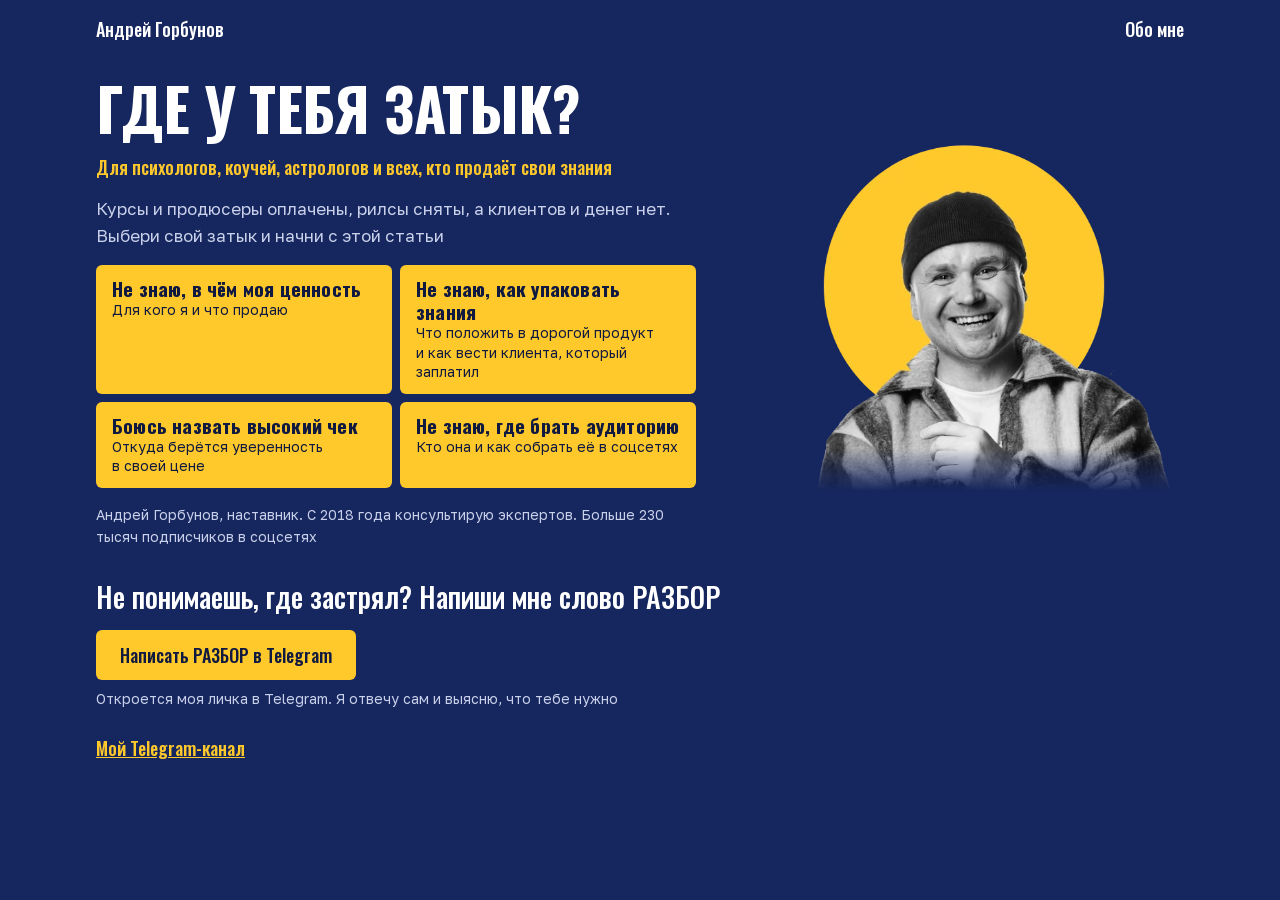
<file: index.html>
<!doctype html>
<html lang="ru">
<head>
<meta charset="utf-8">
<meta name="viewport" content="width=device-width,initial-scale=1,viewport-fit=cover">
<title>Андрей Горбунов, наставник для экспертов</title>
<meta name="description" content="Статьи для экспертов, которые платили за курсы и продюсеров, а клиентов и денег нет. Выбери, на чём застрял">
<link rel="preload" as="image" href="assets/avtor-oblozhka.webp">
<link rel="icon" href="assets/avtor-oblozhka.webp">
<link rel="stylesheet" href="assets/fonts.css">
<link rel="stylesheet" href="assets/site.css">
<meta property="og:title" content="Андрей Горбунов, наставник для экспертов">
<meta property="og:description" content="Статьи для экспертов, которые платили за курсы и продюсеров, а клиентов и денег нет. Выбери, на чём застрял">
<meta property="og:type" content="website">
<meta property="og:url" content="https://gavul.github.io/">
<meta property="og:image" content="https://gavul.github.io/assets/og.jpg">
<link rel="canonical" href="https://gavul.github.io/">
</head>
<body>
<div class="shell">
<header class="top"><a href="index.html">Андрей Горбунов</a><a href="about.html">Обо мне</a></header>
<main id="home" data-ekran="home">
<section class="hero" data-ideya="avtor">
<div class="hero-photo"><img src="assets/avtor-oblozhka.webp" alt="Андрей Горбунов улыбается на фоне золотого круга" width="640" height="520"></div>
<div class="hero-text">
<h1>Где у тебя&nbsp;затык?</h1>
<p class="who">Для психологов, коучей, астрологов и всех, кто продаёт свои знания</p>
<p class="lead">Курсы и продюсеры оплачены, рилсы сняты, а клиентов и денег нет. Выбери свой затык и начни с этой статьи</p>
<ul class="plates">
<li><a href="statya-cennost.html"><b>Не знаю, в чём моя ценность</b><span>Для кого я и что продаю</span></a></li>
<li><a href="statya-produkt.html"><b>Не знаю, как упаковать знания</b><span>Что положить в дорогой продукт и как вести клиента, который заплатил</span></a></li>
<li><a href="statya-chek.html"><b>Боюсь назвать высокий чек</b><span>Откуда берётся уверенность в своей цене</span></a></li>
<li><a href="statya-auditoriya.html"><b>Не знаю, где брать аудиторию</b><span>Кто она и как собрать её в соцсетях</span></a></li>
</ul>
<p class="sign">Андрей Горбунов, наставник. С 2018 года консультирую экспертов. Больше 230 тысяч подписчиков в соцсетях</p>
</div>
</section>
<section class="razbor" id="razbor">
<p>Не понимаешь, где застрял? Напиши мне слово РАЗБОР</p>
<a class="btn" href="https://t.me/gavul?text=%D0%A0%D0%90%D0%97%D0%91%D0%9E%D0%A0">Написать РАЗБОР в Telegram</a><small class="after">Откроется моя личка в Telegram. Я отвечу сам и выясню, что тебе нужно</small><a class="tg" href="https://t.me/+gu_JXIsyhVdlMjBi">Мой Telegram-канал</a>
</section>
</main>
</div>
</body>
</html>
</file>
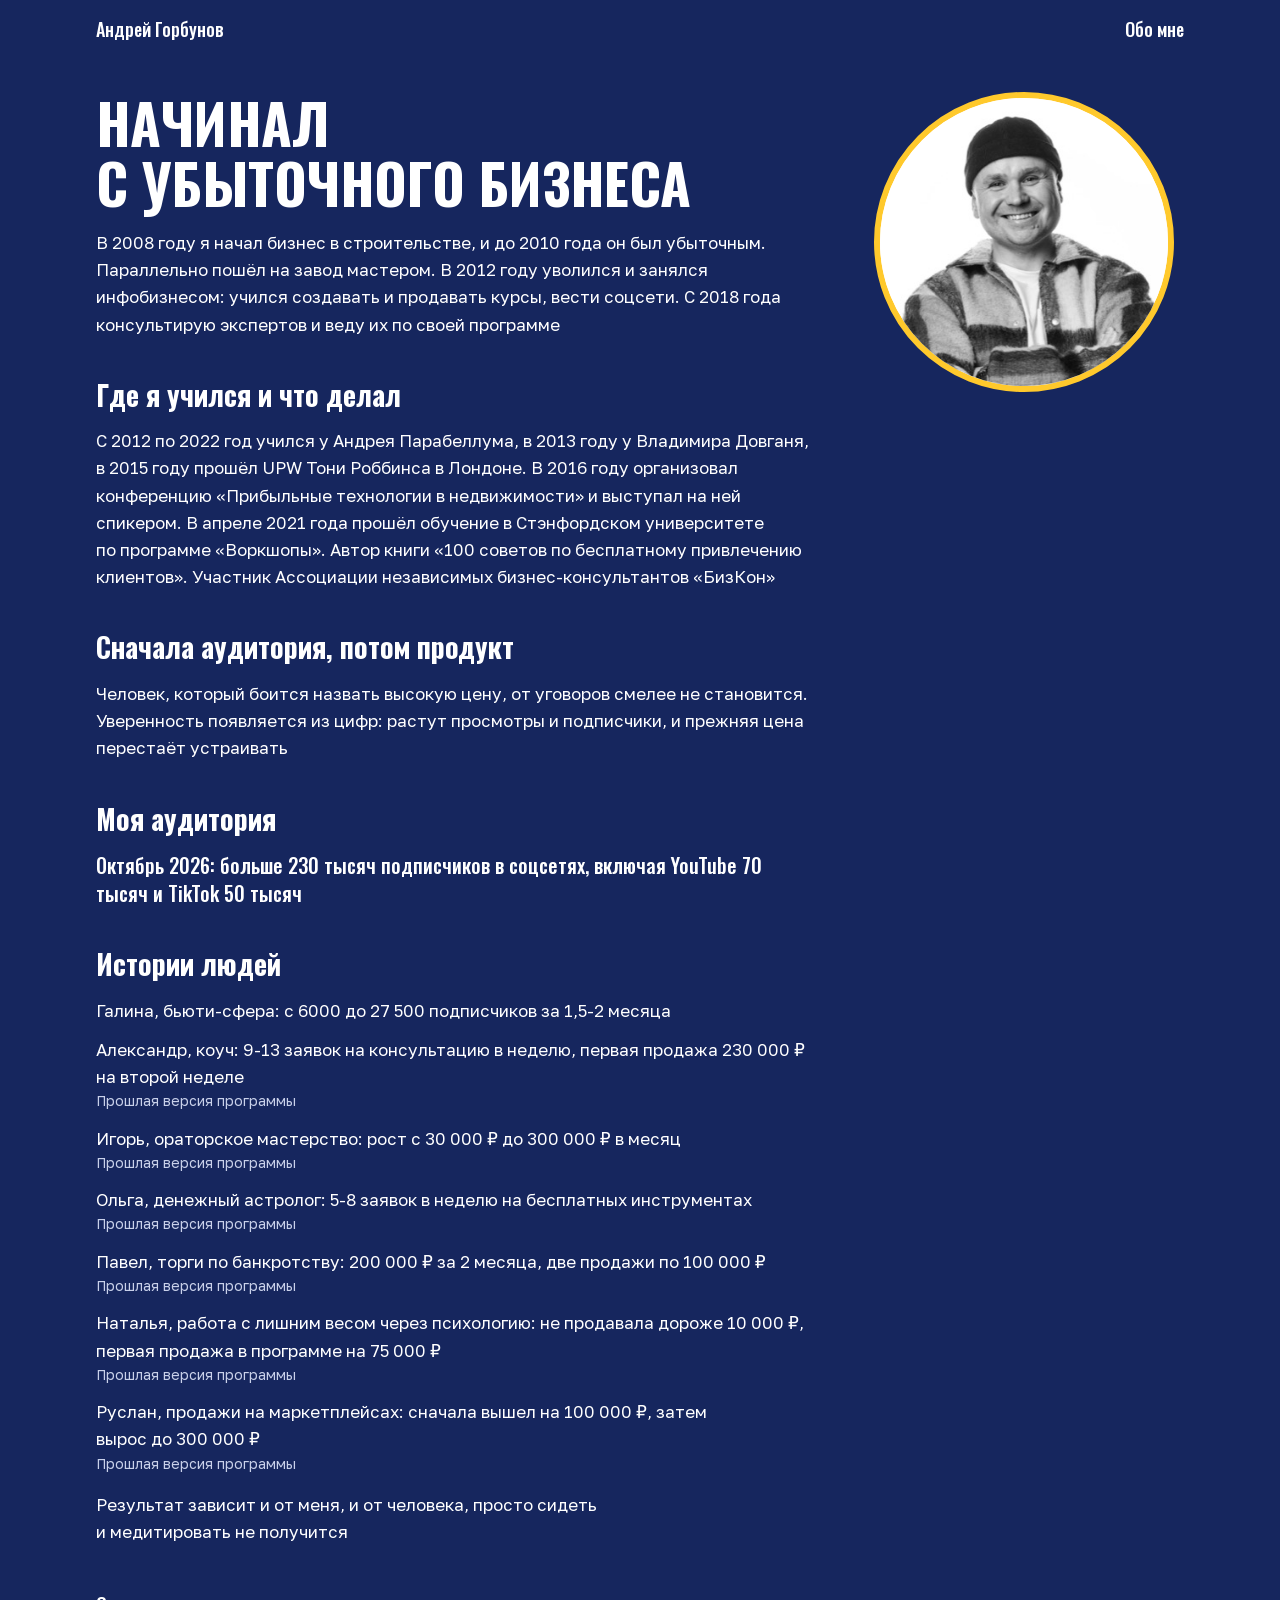
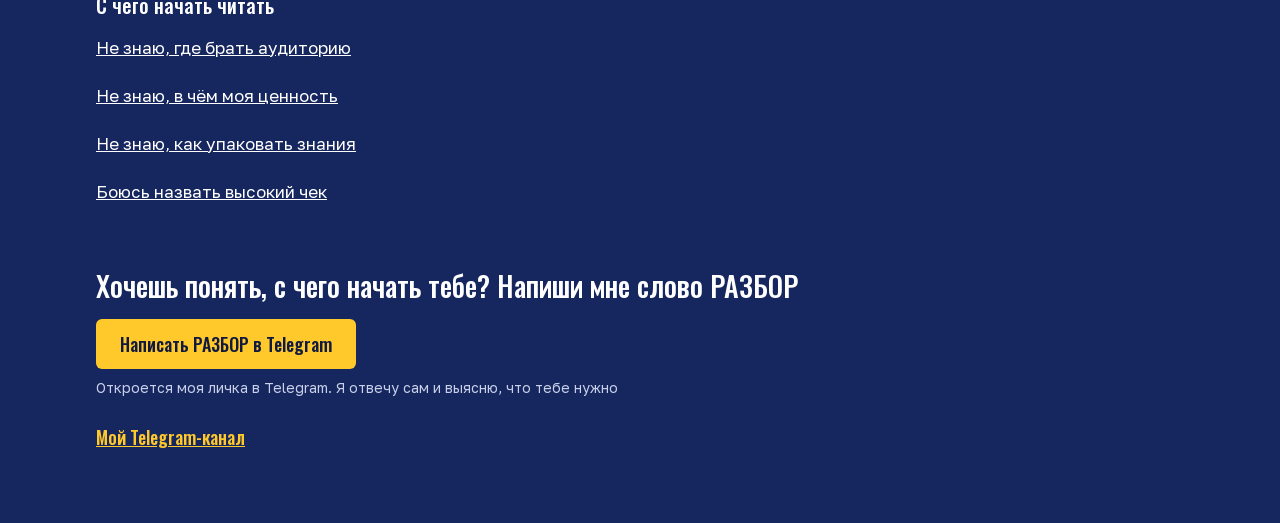
<file: about.html>
<!doctype html>
<html lang="ru">
<head>
<meta charset="utf-8">
<meta name="viewport" content="width=device-width,initial-scale=1,viewport-fit=cover">
<title>Обо мне: Андрей Горбунов, наставник</title>
<meta name="description" content="Как я начинал с убыточного бизнеса и почему сначала собираю аудиторию, а потом продукт">
<link rel="icon" href="assets/avtor-oblozhka.webp">
<link rel="stylesheet" href="assets/fonts.css">
<link rel="stylesheet" href="assets/site.css">
<meta property="og:title" content="Обо мне: Андрей Горбунов, наставник">
<meta property="og:description" content="Как я начинал с убыточного бизнеса и почему сначала собираю аудиторию, а потом продукт">
<meta property="og:type" content="website">
<meta property="og:url" content="https://gavul.github.io/about.html">
<meta property="og:image" content="https://gavul.github.io/assets/og.jpg">
<link rel="canonical" href="https://gavul.github.io/about.html">
</head>
<body>
<div class="shell"><header class="top"><a href="index.html">Андрей Горбунов</a><a href="about.html">Обо мне</a></header>
<main id="about" data-ekran="about"><section class="about">
<div class="about-photo"><img src="assets/avtor-portret.jpg" alt="Андрей Горбунов улыбается, скрестив руки" width="480" height="480"></div>
<div class="about-text">
<h1>Начинал с убыточного&nbsp;бизнеса</h1>
<p>В 2008 году я начал бизнес в строительстве, и до 2010 года он был убыточным. Параллельно пошёл на завод мастером. В 2012 году уволился и занялся инфобизнесом: учился создавать и продавать курсы, вести соцсети. С 2018 года консультирую экспертов и веду их по своей программе</p>
<h2>Где я учился и что делал</h2>
<p>С 2012 по 2022 год учился у Андрея Парабеллума, в 2013 году у Владимира Довганя, в 2015 году прошёл UPW Тони Роббинса в Лондоне. В 2016 году организовал конференцию «Прибыльные технологии в недвижимости» и выступал на ней спикером. В апреле 2021 года прошёл обучение в Стэнфордском университете по программе «Воркшопы». Автор книги «100 советов по бесплатному привлечению клиентов». Участник Ассоциации независимых бизнес-консультантов «БизКон»</p>
<h2>Сначала аудитория, потом продукт</h2>
<p>Человек, который боится назвать высокую цену, от уговоров смелее не становится. Уверенность появляется из цифр: растут просмотры и подписчики, и прежняя цена перестаёт устраивать</p>
<h2>Моя аудитория</h2>
<p class="nums">Октябрь 2026: больше 230 тысяч подписчиков в соцсетях, включая YouTube 70 тысяч и TikTok 50 тысяч</p>
<h2>Истории людей</h2>
<ul class="stories">
<li>Галина, бьюти-сфера: с 6000 до 27 500 подписчиков за 1,5-2 месяца</li>
<li>Александр, коуч: 9-13 заявок на консультацию в неделю, первая продажа 230 000 ₽ на второй неделе<small>Прошлая версия программы</small></li>
<li>Игорь, ораторское мастерство: рост с 30 000 ₽ до 300 000 ₽ в месяц<small>Прошлая версия программы</small></li>
<li>Ольга, денежный астролог: 5-8 заявок в неделю на бесплатных инструментах<small>Прошлая версия программы</small></li>
<li>Павел, торги по банкротству: 200 000 ₽ за 2 месяца, две продажи по 100 000 ₽<small>Прошлая версия программы</small></li>
<li>Наталья, работа с лишним весом через психологию: не продавала дороже 10 000 ₽, первая продажа в программе на 75 000 ₽<small>Прошлая версия программы</small></li>
<li>Руслан, продажи на маркетплейсах: сначала вышел на 100 000 ₽, затем вырос до 300 000 ₽<small>Прошлая версия программы</small></li>
</ul>
<p>Результат зависит и от меня, и от человека, просто сидеть и медитировать не получится</p>
</div></section>
<section class="more"><h2>С чего начать читать</h2><ul><li><a href="statya-auditoriya.html">Не знаю, где брать аудиторию</a></li><li><a href="statya-cennost.html">Не знаю, в чём моя ценность</a></li><li><a href="statya-produkt.html">Не знаю, как упаковать знания</a></li><li><a href="statya-chek.html">Боюсь назвать высокий чек</a></li></ul></section>
<section class="razbor" id="razbor"><p>Хочешь понять, с чего начать тебе? Напиши мне слово РАЗБОР</p><a class="btn" href="https://t.me/gavul?text=%D0%A0%D0%90%D0%97%D0%91%D0%9E%D0%A0">Написать РАЗБОР в Telegram</a><small class="after">Откроется моя личка в Telegram. Я отвечу сам и выясню, что тебе нужно</small><a class="tg" href="https://t.me/+gu_JXIsyhVdlMjBi">Мой Telegram-канал</a></section>
</main></div>
</body>
</html>
</file>
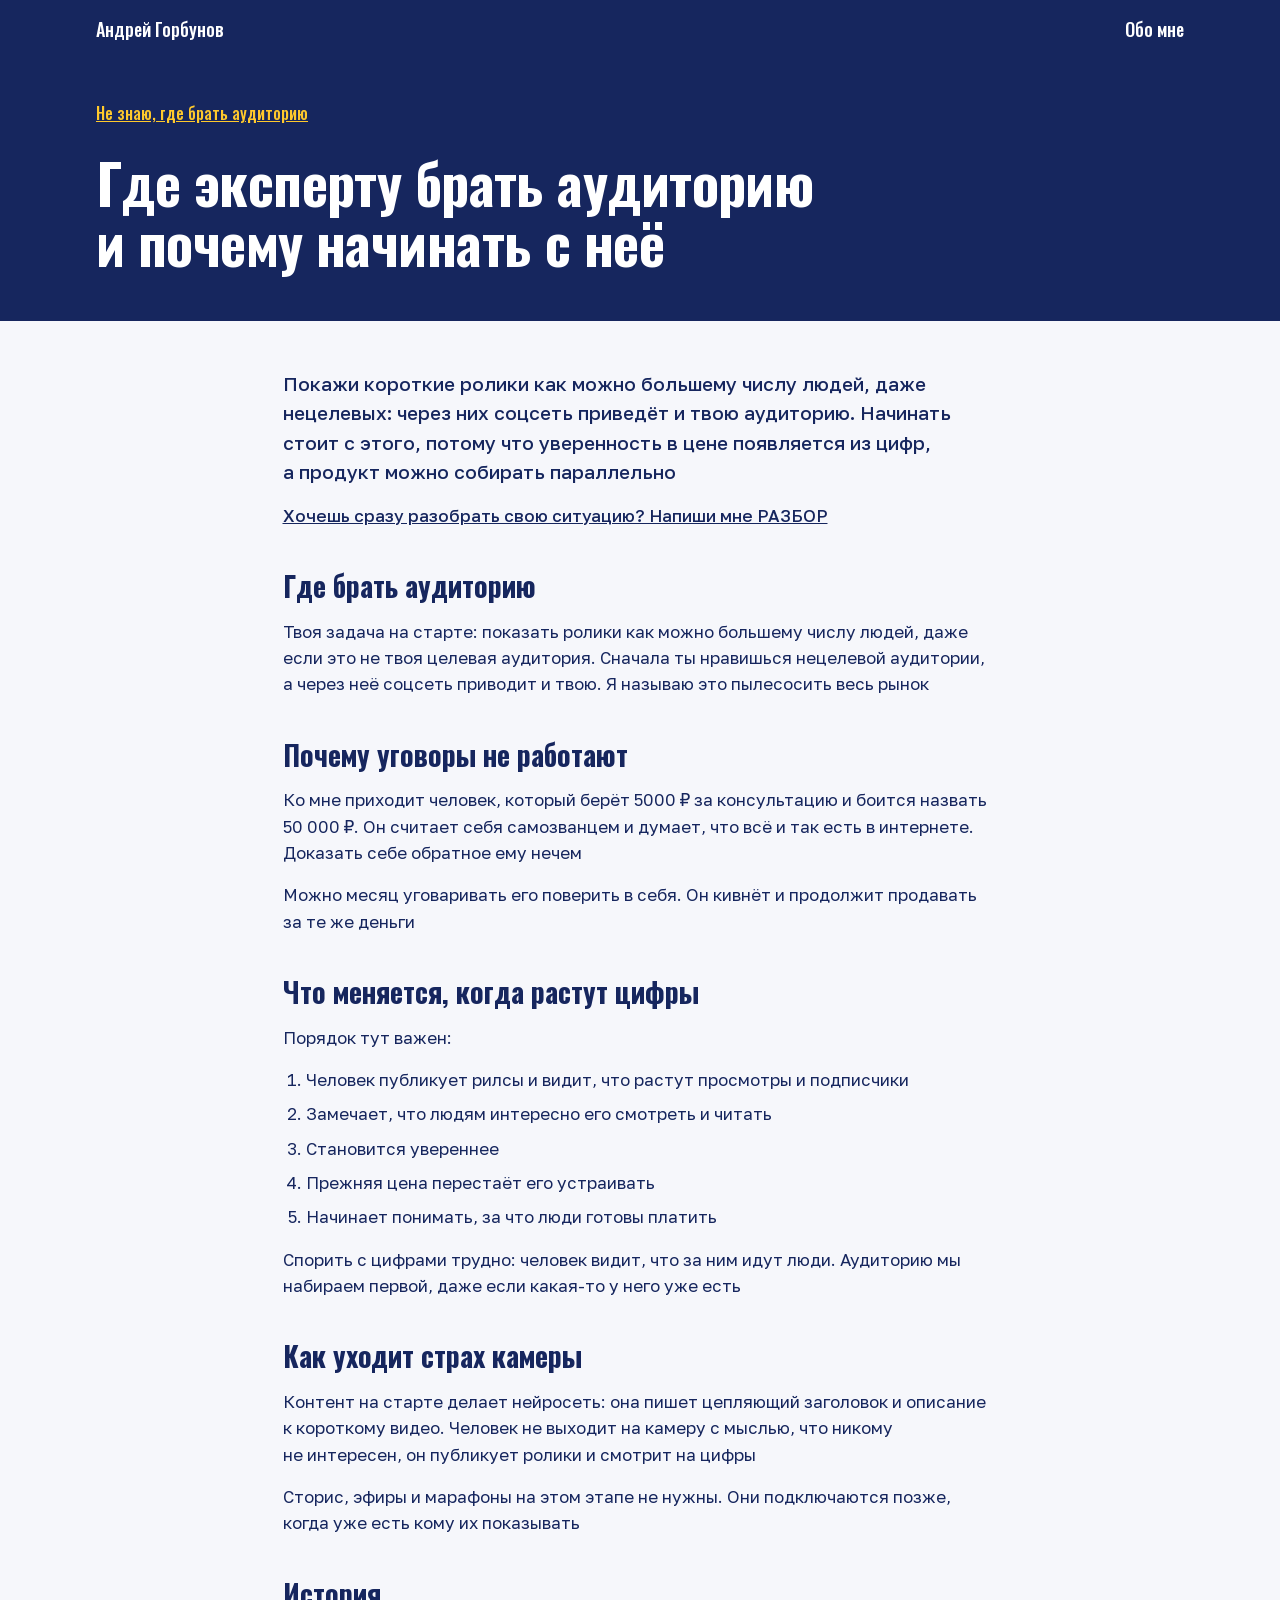
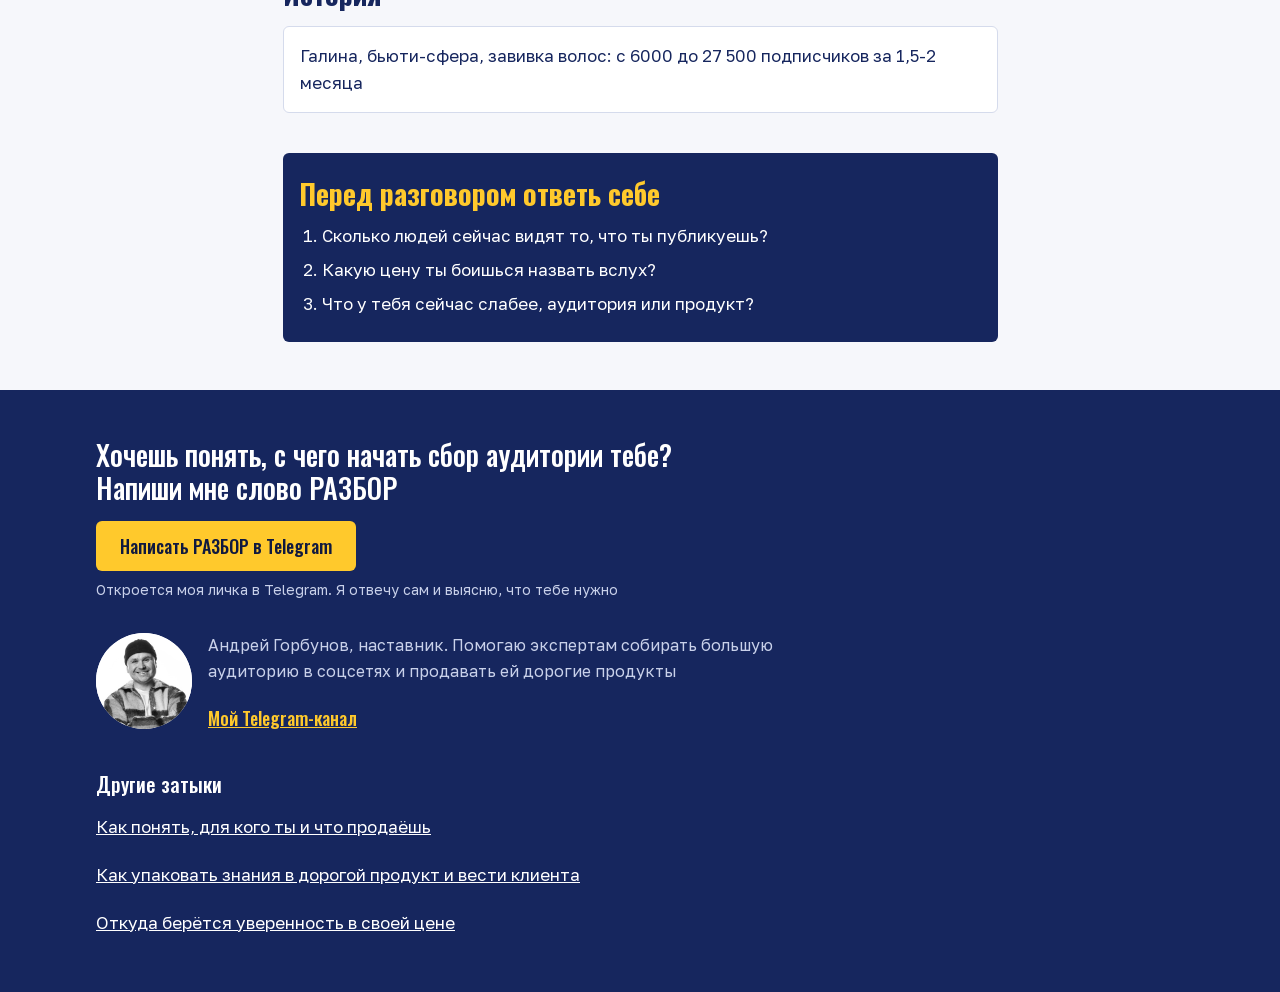
<file: statya-auditoriya.html>
<!doctype html>
<html lang="ru">
<head>
<meta charset="utf-8">
<meta name="viewport" content="width=device-width,initial-scale=1,viewport-fit=cover">
<title>Где эксперту брать аудиторию и почему начинать с неё</title>
<meta name="description" content="Покажи короткие ролики как можно большему числу людей, даже нецелевых: через них соцсеть приведёт и твою аудиторию. Начинать стоит с этого, потому что уверенность в цене появляется из цифр, а продукт можно собирать параллельно">
<link rel="icon" href="assets/avtor-oblozhka.webp">
<link rel="stylesheet" href="assets/fonts.css">
<link rel="stylesheet" href="assets/site.css">
<meta property="og:title" content="Где эксперту брать аудиторию и почему начинать с неё">
<meta property="og:description" content="Покажи короткие ролики как можно большему числу людей, даже нецелевых: через них соцсеть приведёт и твою аудиторию. Начинать стоит с этого, потому что уверенность в цене появляется из цифр, а продукт можно собирать параллельно">
<meta property="og:type" content="website">
<meta property="og:url" content="https://gavul.github.io/statya-auditoriya.html">
<meta property="og:image" content="https://gavul.github.io/assets/og.jpg">
<link rel="canonical" href="https://gavul.github.io/statya-auditoriya.html">
</head>
<body>
<div class="shell"><header class="top"><a href="index.html">Андрей Горбунов</a><a href="about.html">Обо мне</a></header>
<div class="art-head"><a class="art-tag" href="index.html">Не знаю, где брать аудиторию</a><h1>Где эксперту брать аудиторию и почему начинать с неё</h1></div></div>
<main id="article" data-ekran="article">
<div class="art-paper"><article class="art-body">
<p class="quick">Покажи короткие ролики как можно большему числу людей, даже нецелевых: через них соцсеть приведёт и твою аудиторию. Начинать стоит с этого, потому что уверенность в цене появляется из цифр, а продукт можно собирать параллельно</p>
<p class="early"><a href="https://t.me/gavul?text=%D0%A0%D0%90%D0%97%D0%91%D0%9E%D0%A0">Хочешь сразу разобрать свою ситуацию? Напиши мне РАЗБОР</a></p>
<h2>Где брать аудиторию</h2>
<p>Твоя задача на старте: показать ролики как можно большему числу людей, даже если это не твоя целевая аудитория. Сначала ты нравишься нецелевой аудитории, а через неё соцсеть приводит и твою. Я называю это пылесосить весь рынок</p>
<h2>Почему уговоры не работают</h2>
<p>Ко мне приходит человек, который берёт 5000 ₽ за консультацию и боится назвать 50 000 ₽. Он считает себя самозванцем и думает, что всё и так есть в интернете. Доказать себе обратное ему нечем</p>
<p>Можно месяц уговаривать его поверить в себя. Он кивнёт и продолжит продавать за те же деньги</p>
<h2>Что меняется, когда растут цифры</h2>
<p>Порядок тут важен:</p>
<ol><li>Человек публикует рилсы и видит, что растут просмотры и подписчики</li><li>Замечает, что людям интересно его смотреть и читать</li><li>Становится увереннее</li><li>Прежняя цена перестаёт его устраивать</li><li>Начинает понимать, за что люди готовы платить</li></ol>
<p>Спорить с цифрами трудно: человек видит, что за ним идут люди. Аудиторию мы набираем первой, даже если какая-то у него уже есть</p>
<h2>Как уходит страх камеры</h2>
<p>Контент на старте делает нейросеть: она пишет цепляющий заголовок и описание к короткому видео. Человек не выходит на камеру с мыслью, что никому не интересен, он публикует ролики и смотрит на цифры</p>
<p>Сторис, эфиры и марафоны на этом этапе не нужны. Они подключаются позже, когда уже есть кому их показывать</p>
<h2>История</h2>
<p class="story">Галина, бьюти-сфера, завивка волос: с 6000 до 27 500 подписчиков за 1,5-2 месяца</p>
<section class="pre" data-ideya="list-razbor"><h2>Перед разговором ответь себе</h2>
<ol><li>Сколько людей сейчас видят то, что ты публикуешь?</li><li>Какую цену ты боишься назвать вслух?</li><li>Что у тебя сейчас слабее, аудитория или продукт?</li></ol></section>
</article></div>
<div class="shell"><div class="art-end">
<section class="razbor" id="razbor"><p>Хочешь понять, с чего начать сбор аудитории тебе?<br>Напиши мне слово РАЗБОР</p><a class="btn" href="https://t.me/gavul?text=%D0%A0%D0%90%D0%97%D0%91%D0%9E%D0%A0">Написать РАЗБОР в Telegram</a><small class="after">Откроется моя личка в Telegram. Я отвечу сам и выясню, что тебе нужно</small></section>
<section class="author"><img src="assets/avtor-portret.jpg" alt="Андрей Горбунов" width="96" height="96" loading="lazy"><div><p>Андрей Горбунов, наставник. Помогаю экспертам собирать большую аудиторию в соцсетях и продавать ей дорогие продукты</p><a class="link" href="https://t.me/+gu_JXIsyhVdlMjBi">Мой Telegram-канал</a></div></section>
<section class="more"><h2>Другие затыки</h2><ul><li><a href="statya-cennost.html">Как понять, для кого ты и что продаёшь</a></li><li><a href="statya-produkt.html">Как упаковать знания в дорогой продукт и вести клиента</a></li><li><a href="statya-chek.html">Откуда берётся уверенность в своей цене</a></li></ul></section>
</div></div>
</main>
</body>
</html>
</file>
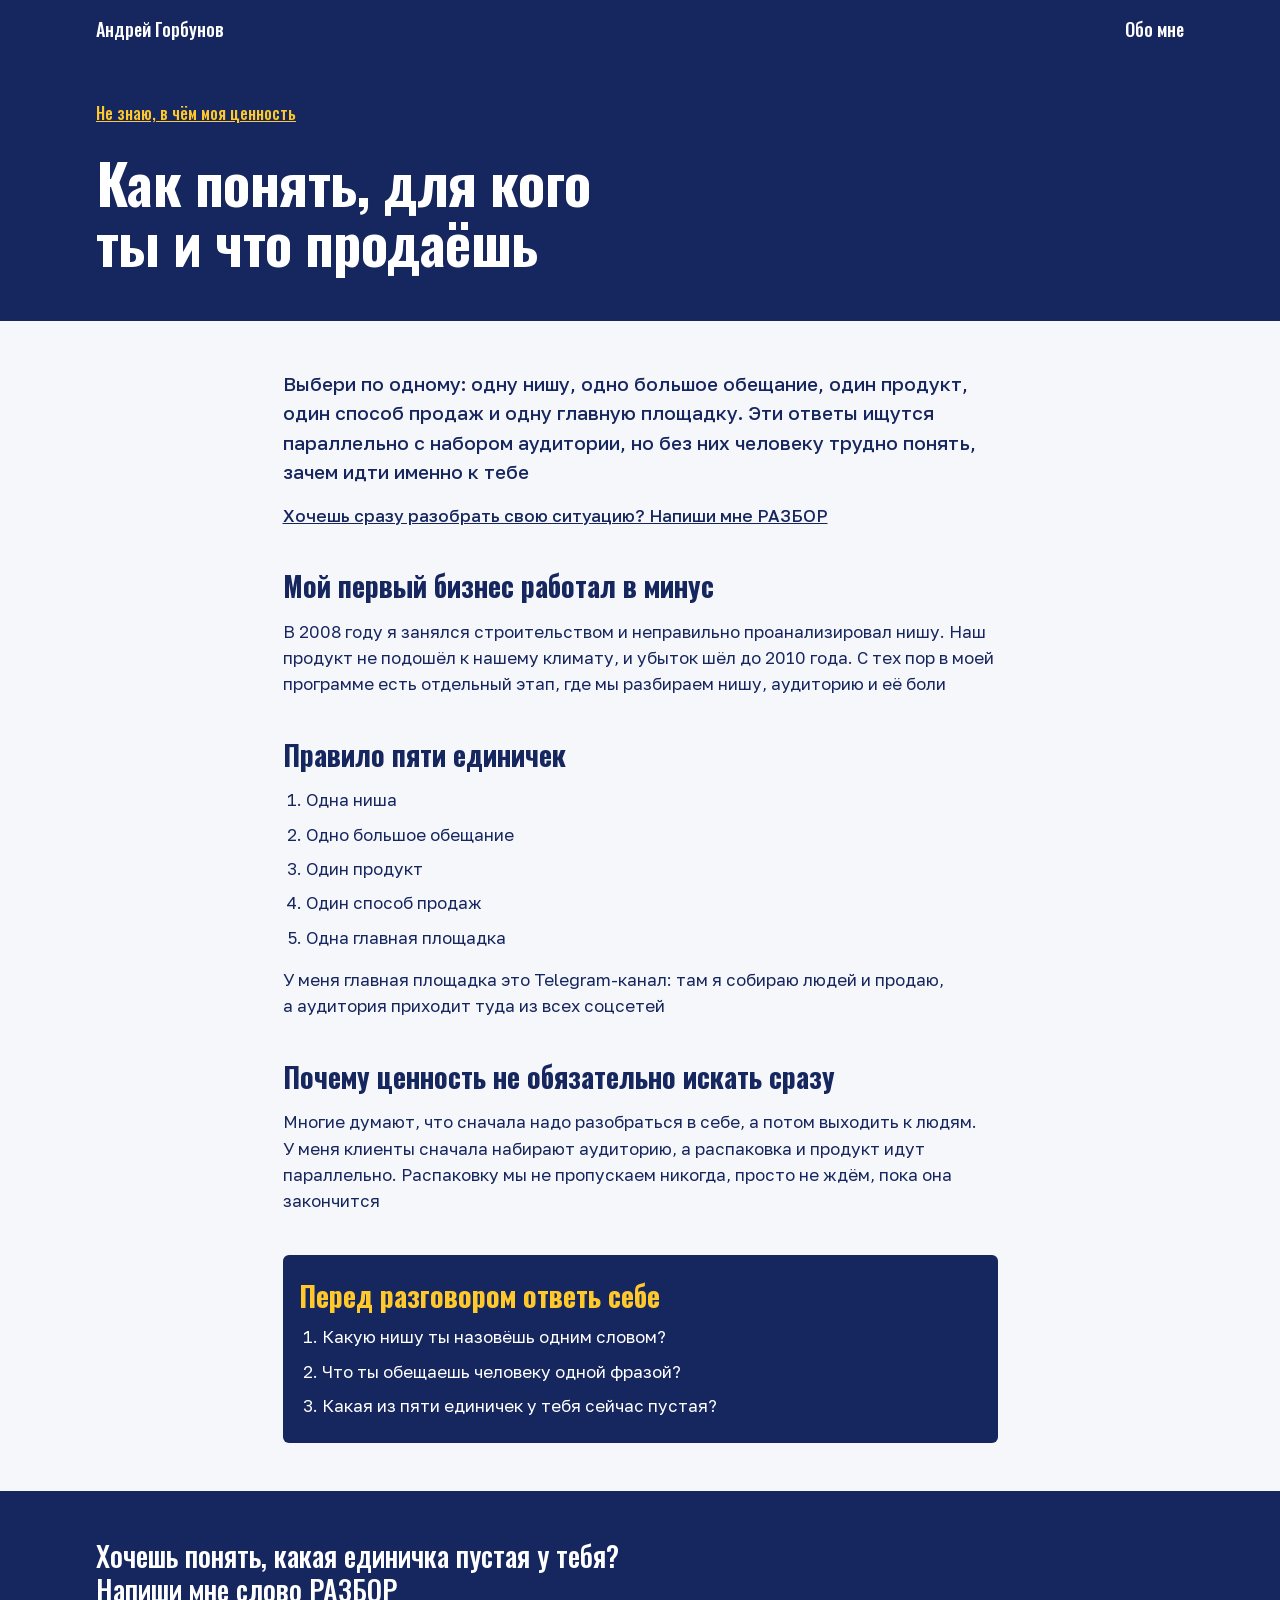
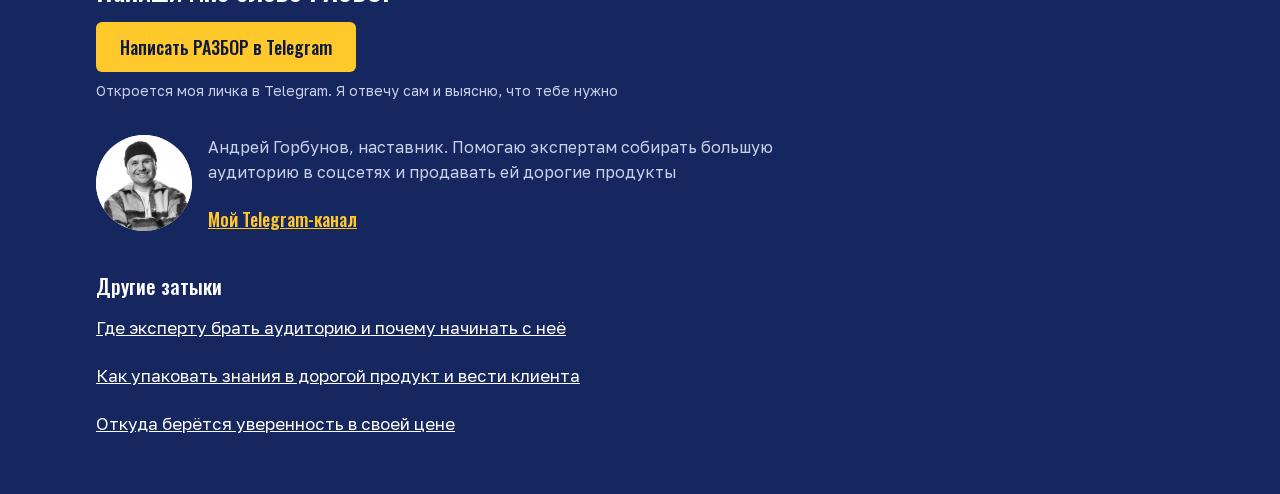
<file: statya-cennost.html>
<!doctype html>
<html lang="ru">
<head>
<meta charset="utf-8">
<meta name="viewport" content="width=device-width,initial-scale=1,viewport-fit=cover">
<title>Как понять, для кого ты и что продаёшь</title>
<meta name="description" content="Выбери по одному: одну нишу, одно большое обещание, один продукт, один способ продаж и одну главную площадку. Эти ответы ищутся параллельно с набором аудитории, но без них человеку трудно понять, зачем идти именно к тебе">
<link rel="icon" href="assets/avtor-oblozhka.webp">
<link rel="stylesheet" href="assets/fonts.css">
<link rel="stylesheet" href="assets/site.css">
<meta property="og:title" content="Как понять, для кого ты и что продаёшь">
<meta property="og:description" content="Выбери по одному: одну нишу, одно большое обещание, один продукт, один способ продаж и одну главную площадку. Эти ответы ищутся параллельно с набором аудитории, но без них человеку трудно понять, зачем идти именно к тебе">
<meta property="og:type" content="website">
<meta property="og:url" content="https://gavul.github.io/statya-cennost.html">
<meta property="og:image" content="https://gavul.github.io/assets/og.jpg">
<link rel="canonical" href="https://gavul.github.io/statya-cennost.html">
</head>
<body>
<div class="shell"><header class="top"><a href="index.html">Андрей Горбунов</a><a href="about.html">Обо мне</a></header>
<div class="art-head"><a class="art-tag" href="index.html">Не знаю, в чём моя ценность</a><h1>Как понять, для кого ты и что продаёшь</h1></div></div>
<main id="article" data-ekran="article">
<div class="art-paper"><article class="art-body">
<p class="quick">Выбери по одному: одну нишу, одно большое обещание, один продукт, один способ продаж и одну главную площадку. Эти ответы ищутся параллельно с набором аудитории, но без них человеку трудно понять, зачем идти именно к тебе</p>
<p class="early"><a href="https://t.me/gavul?text=%D0%A0%D0%90%D0%97%D0%91%D0%9E%D0%A0">Хочешь сразу разобрать свою ситуацию? Напиши мне РАЗБОР</a></p>
<h2>Мой первый бизнес работал в минус</h2>
<p>В 2008 году я занялся строительством и неправильно проанализировал нишу. Наш продукт не подошёл к нашему климату, и убыток шёл до 2010 года. С тех пор в моей программе есть отдельный этап, где мы разбираем нишу, аудиторию и её боли</p>
<h2>Правило пяти единичек</h2>
<ol><li>Одна ниша</li><li>Одно большое обещание</li><li>Один продукт</li><li>Один способ продаж</li><li>Одна главная площадка</li></ol>
<p>У меня главная площадка это Telegram-канал: там я собираю людей и продаю, а аудитория приходит туда из всех соцсетей</p>
<h2>Почему ценность не обязательно искать сразу</h2>
<p>Многие думают, что сначала надо разобраться в себе, а потом выходить к людям. У меня клиенты сначала набирают аудиторию, а распаковка и продукт идут параллельно. Распаковку мы не пропускаем никогда, просто не ждём, пока она закончится</p>
<section class="pre" data-ideya="list-razbor"><h2>Перед разговором ответь себе</h2>
<ol><li>Какую нишу ты назовёшь одним словом?</li><li>Что ты обещаешь человеку одной фразой?</li><li>Какая из пяти единичек у тебя сейчас пустая?</li></ol></section>
</article></div>
<div class="shell"><div class="art-end">
<section class="razbor" id="razbor"><p>Хочешь понять, какая единичка пустая у тебя?<br>Напиши мне слово РАЗБОР</p><a class="btn" href="https://t.me/gavul?text=%D0%A0%D0%90%D0%97%D0%91%D0%9E%D0%A0">Написать РАЗБОР в Telegram</a><small class="after">Откроется моя личка в Telegram. Я отвечу сам и выясню, что тебе нужно</small></section>
<section class="author"><img src="assets/avtor-portret.jpg" alt="Андрей Горбунов" width="96" height="96" loading="lazy"><div><p>Андрей Горбунов, наставник. Помогаю экспертам собирать большую аудиторию в соцсетях и продавать ей дорогие продукты</p><a class="link" href="https://t.me/+gu_JXIsyhVdlMjBi">Мой Telegram-канал</a></div></section>
<section class="more"><h2>Другие затыки</h2><ul><li><a href="statya-auditoriya.html">Где эксперту брать аудиторию и почему начинать с неё</a></li><li><a href="statya-produkt.html">Как упаковать знания в дорогой продукт и вести клиента</a></li><li><a href="statya-chek.html">Откуда берётся уверенность в своей цене</a></li></ul></section>
</div></div>
</main>
</body>
</html>
</file>
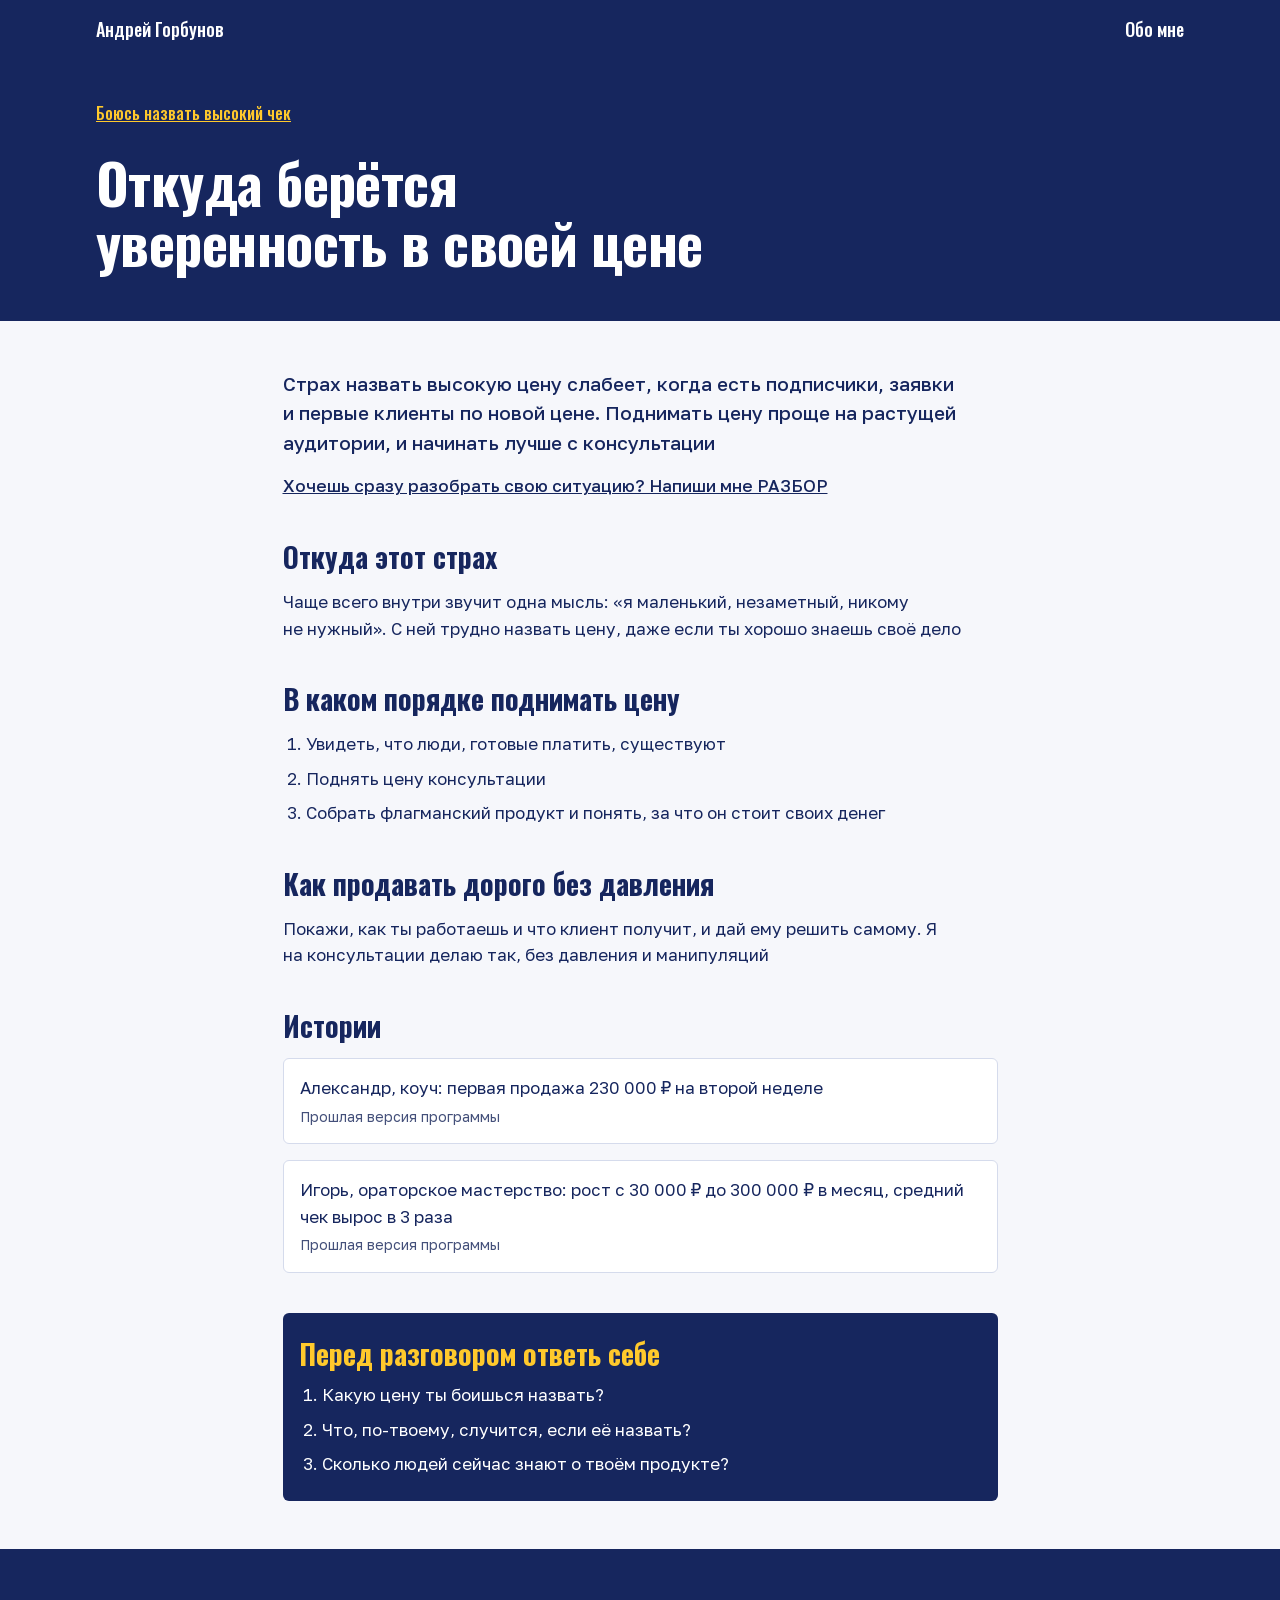
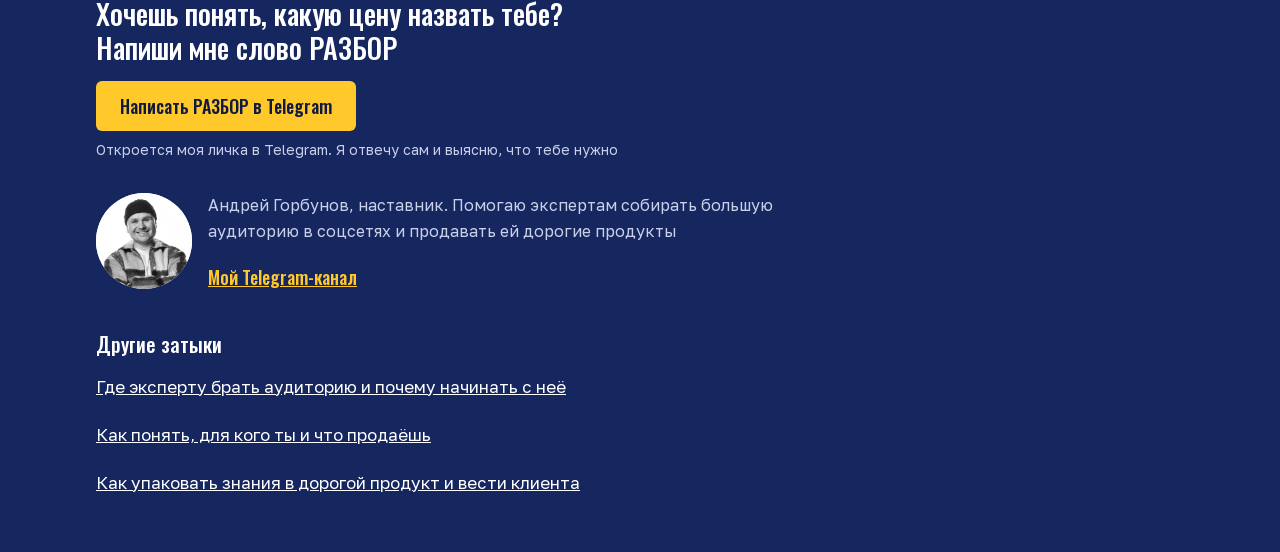
<file: statya-chek.html>
<!doctype html>
<html lang="ru">
<head>
<meta charset="utf-8">
<meta name="viewport" content="width=device-width,initial-scale=1,viewport-fit=cover">
<title>Откуда берётся уверенность в своей цене</title>
<meta name="description" content="Страх назвать высокую цену слабеет, когда есть подписчики, заявки и первые клиенты по новой цене. Поднимать цену проще на растущей аудитории, и начинать лучше с консультации">
<link rel="icon" href="assets/avtor-oblozhka.webp">
<link rel="stylesheet" href="assets/fonts.css">
<link rel="stylesheet" href="assets/site.css">
<meta property="og:title" content="Откуда берётся уверенность в своей цене">
<meta property="og:description" content="Страх назвать высокую цену слабеет, когда есть подписчики, заявки и первые клиенты по новой цене. Поднимать цену проще на растущей аудитории, и начинать лучше с консультации">
<meta property="og:type" content="website">
<meta property="og:url" content="https://gavul.github.io/statya-chek.html">
<meta property="og:image" content="https://gavul.github.io/assets/og.jpg">
<link rel="canonical" href="https://gavul.github.io/statya-chek.html">
</head>
<body>
<div class="shell"><header class="top"><a href="index.html">Андрей Горбунов</a><a href="about.html">Обо мне</a></header>
<div class="art-head"><a class="art-tag" href="index.html">Боюсь назвать высокий чек</a><h1>Откуда берётся уверенность в своей цене</h1></div></div>
<main id="article" data-ekran="article">
<div class="art-paper"><article class="art-body">
<p class="quick">Страх назвать высокую цену слабеет, когда есть подписчики, заявки и первые клиенты по новой цене. Поднимать цену проще на растущей аудитории, и начинать лучше с консультации</p>
<p class="early"><a href="https://t.me/gavul?text=%D0%A0%D0%90%D0%97%D0%91%D0%9E%D0%A0">Хочешь сразу разобрать свою ситуацию? Напиши мне РАЗБОР</a></p>
<h2>Откуда этот страх</h2>
<p>Чаще всего внутри звучит одна мысль: «я маленький, незаметный, никому не нужный». С ней трудно назвать цену, даже если ты хорошо знаешь своё дело</p>
<h2>В каком порядке поднимать цену</h2>
<ol><li>Увидеть, что люди, готовые платить, существуют</li><li>Поднять цену консультации</li><li>Собрать флагманский продукт и понять, за что он стоит своих денег</li></ol>
<h2>Как продавать дорого без давления</h2>
<p>Покажи, как ты работаешь и что клиент получит, и дай ему решить самому. Я на консультации делаю так, без давления и манипуляций</p>
<h2>Истории</h2>
<p class="story">Александр, коуч: первая продажа 230 000 ₽ на второй неделе<small>Прошлая версия программы</small></p>
<p class="story">Игорь, ораторское мастерство: рост с 30 000 ₽ до 300 000 ₽ в месяц, средний чек вырос в 3 раза<small>Прошлая версия программы</small></p>
<section class="pre" data-ideya="list-razbor"><h2>Перед разговором ответь себе</h2>
<ol><li>Какую цену ты боишься назвать?</li><li>Что, по-твоему, случится, если её назвать?</li><li>Сколько людей сейчас знают о твоём продукте?</li></ol></section>
</article></div>
<div class="shell"><div class="art-end">
<section class="razbor" id="razbor"><p>Хочешь понять, какую цену назвать тебе?<br>Напиши мне слово РАЗБОР</p><a class="btn" href="https://t.me/gavul?text=%D0%A0%D0%90%D0%97%D0%91%D0%9E%D0%A0">Написать РАЗБОР в Telegram</a><small class="after">Откроется моя личка в Telegram. Я отвечу сам и выясню, что тебе нужно</small></section>
<section class="author"><img src="assets/avtor-portret.jpg" alt="Андрей Горбунов" width="96" height="96" loading="lazy"><div><p>Андрей Горбунов, наставник. Помогаю экспертам собирать большую аудиторию в соцсетях и продавать ей дорогие продукты</p><a class="link" href="https://t.me/+gu_JXIsyhVdlMjBi">Мой Telegram-канал</a></div></section>
<section class="more"><h2>Другие затыки</h2><ul><li><a href="statya-auditoriya.html">Где эксперту брать аудиторию и почему начинать с неё</a></li><li><a href="statya-cennost.html">Как понять, для кого ты и что продаёшь</a></li><li><a href="statya-produkt.html">Как упаковать знания в дорогой продукт и вести клиента</a></li></ul></section>
</div></div>
</main>
</body>
</html>
</file>
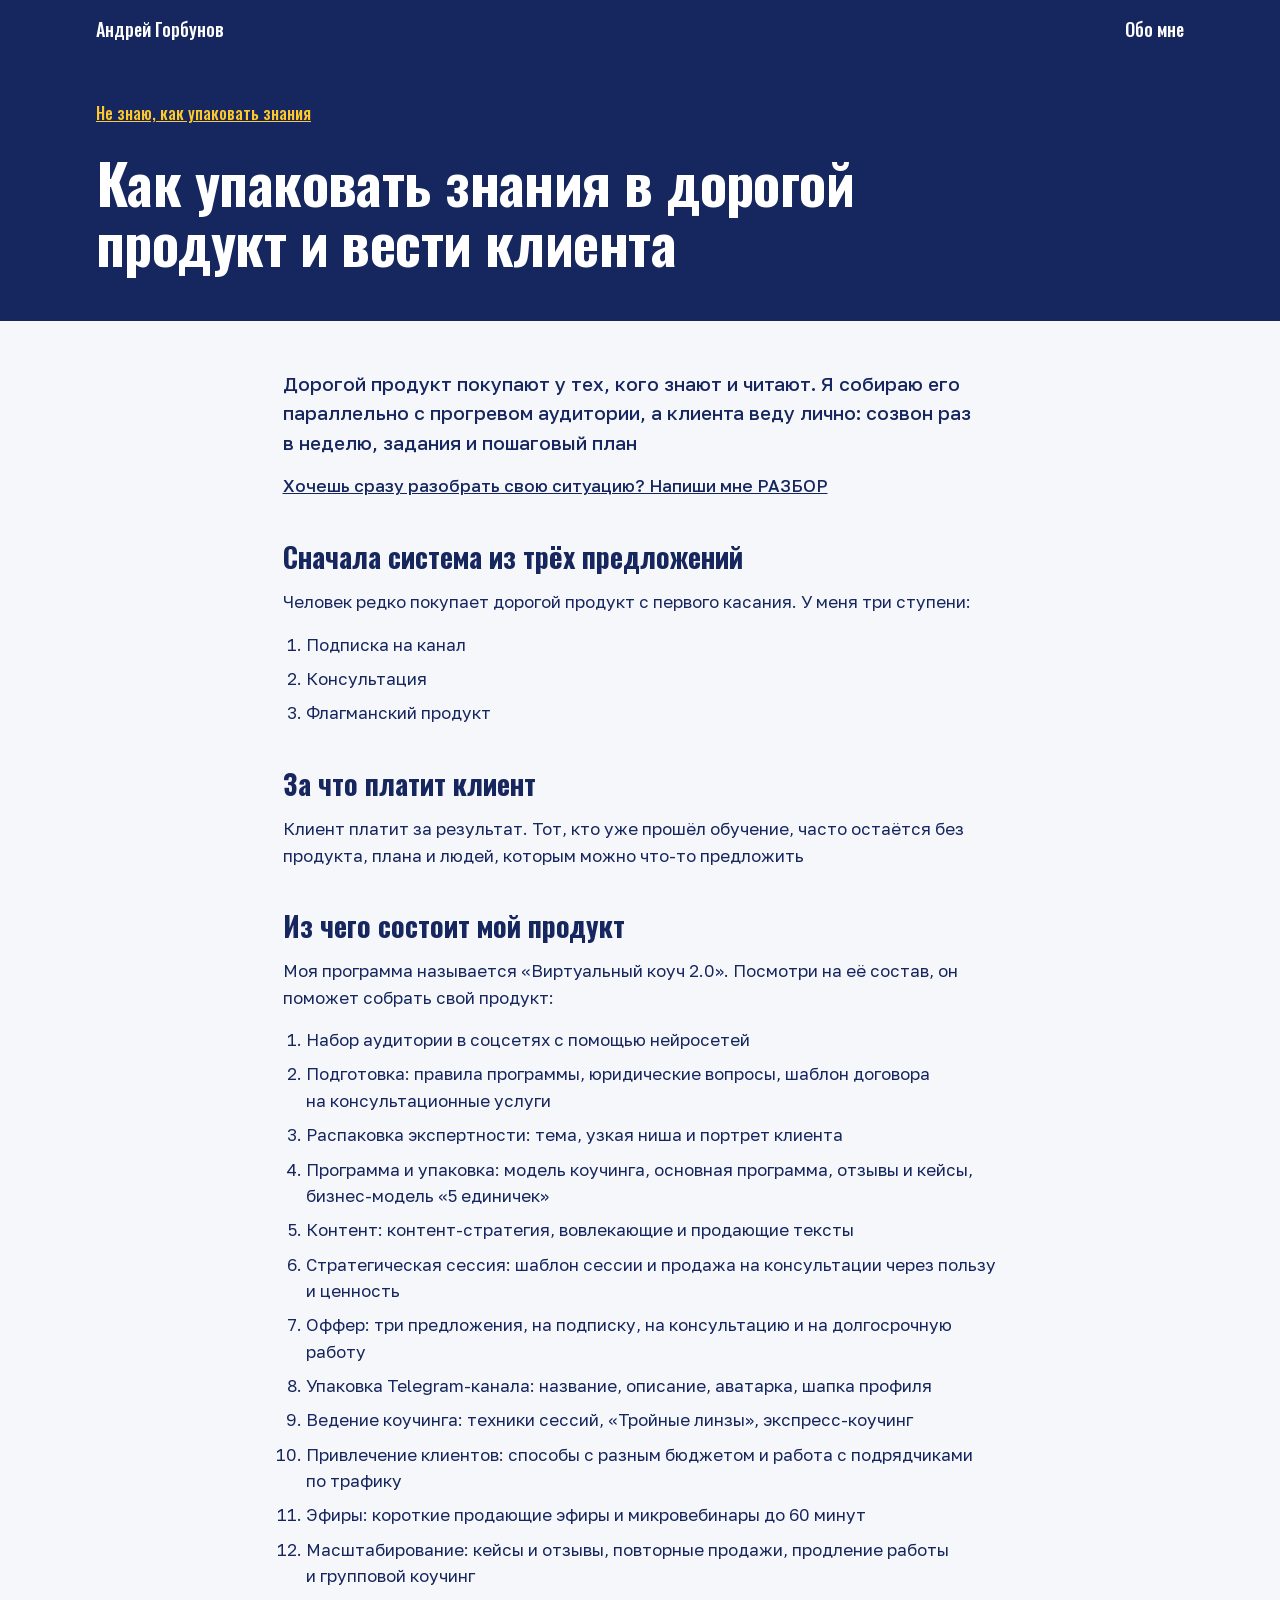
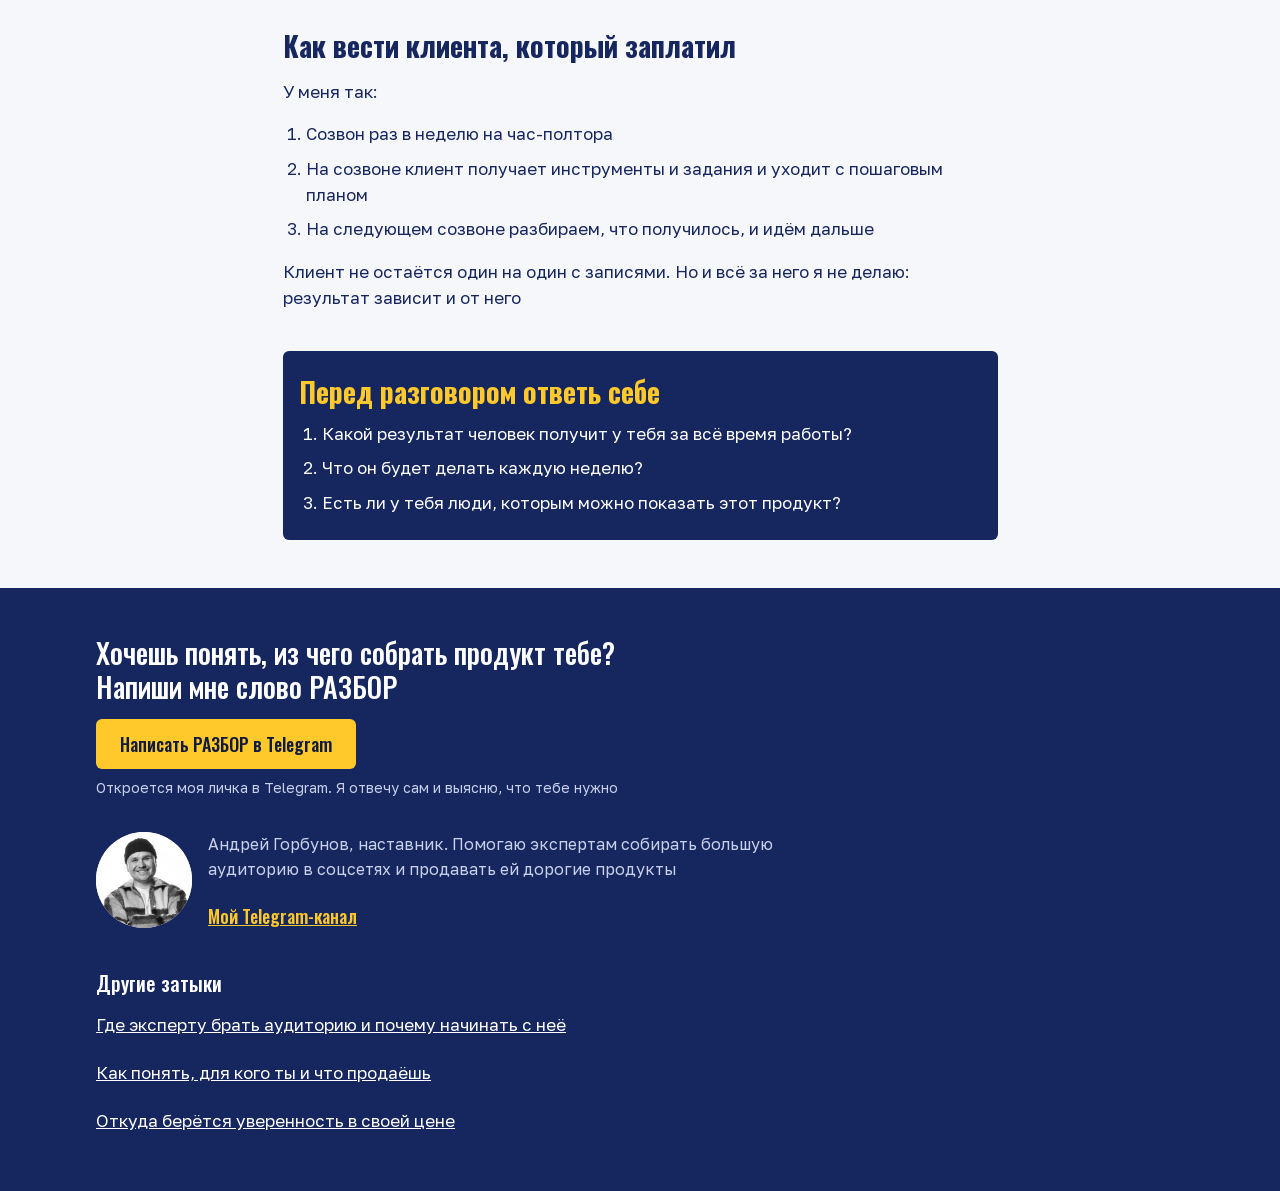
<file: statya-produkt.html>
<!doctype html>
<html lang="ru">
<head>
<meta charset="utf-8">
<meta name="viewport" content="width=device-width,initial-scale=1,viewport-fit=cover">
<title>Как упаковать знания в дорогой продукт и вести клиента</title>
<meta name="description" content="Дорогой продукт покупают у тех, кого знают и читают. Я собираю его параллельно с прогревом аудитории, а клиента веду лично: созвон раз в неделю, задания и пошаговый план">
<link rel="icon" href="assets/avtor-oblozhka.webp">
<link rel="stylesheet" href="assets/fonts.css">
<link rel="stylesheet" href="assets/site.css">
<meta property="og:title" content="Как упаковать знания в дорогой продукт и вести клиента">
<meta property="og:description" content="Дорогой продукт покупают у тех, кого знают и читают. Я собираю его параллельно с прогревом аудитории, а клиента веду лично: созвон раз в неделю, задания и пошаговый план">
<meta property="og:type" content="website">
<meta property="og:url" content="https://gavul.github.io/statya-produkt.html">
<meta property="og:image" content="https://gavul.github.io/assets/og.jpg">
<link rel="canonical" href="https://gavul.github.io/statya-produkt.html">
</head>
<body>
<div class="shell"><header class="top"><a href="index.html">Андрей Горбунов</a><a href="about.html">Обо мне</a></header>
<div class="art-head"><a class="art-tag" href="index.html">Не знаю, как упаковать знания</a><h1>Как упаковать знания в дорогой продукт и вести клиента</h1></div></div>
<main id="article" data-ekran="article">
<div class="art-paper"><article class="art-body">
<p class="quick">Дорогой продукт покупают у тех, кого знают и читают. Я собираю его параллельно с прогревом аудитории, а клиента веду лично: созвон раз в неделю, задания и пошаговый план</p>
<p class="early"><a href="https://t.me/gavul?text=%D0%A0%D0%90%D0%97%D0%91%D0%9E%D0%A0">Хочешь сразу разобрать свою ситуацию? Напиши мне РАЗБОР</a></p>
<h2>Сначала система из трёх предложений</h2>
<p>Человек редко покупает дорогой продукт с первого касания. У меня три ступени:</p>
<ol><li>Подписка на канал</li><li>Консультация</li><li>Флагманский продукт</li></ol>
<h2>За что платит клиент</h2>
<p>Клиент платит за результат. Тот, кто уже прошёл обучение, часто остаётся без продукта, плана и людей, которым можно что-то предложить</p>
<h2>Из чего состоит мой продукт</h2>
<p>Моя программа называется «Виртуальный коуч 2.0». Посмотри на её состав, он поможет собрать свой продукт:</p>
<ol><li>Набор аудитории в соцсетях с помощью нейросетей</li><li>Подготовка: правила программы, юридические вопросы, шаблон договора на консультационные услуги</li><li>Распаковка экспертности: тема, узкая ниша и портрет клиента</li><li>Программа и упаковка: модель коучинга, основная программа, отзывы и кейсы, бизнес-модель «5 единичек»</li><li>Контент: контент-стратегия, вовлекающие и продающие тексты</li><li>Стратегическая сессия: шаблон сессии и продажа на консультации через пользу и ценность</li><li>Оффер: три предложения, на подписку, на консультацию и на долгосрочную работу</li><li>Упаковка Telegram-канала: название, описание, аватарка, шапка профиля</li><li>Ведение коучинга: техники сессий, «Тройные линзы», экспресс-коучинг</li><li>Привлечение клиентов: способы с разным бюджетом и работа с подрядчиками по трафику</li><li>Эфиры: короткие продающие эфиры и микровебинары до 60 минут</li><li>Масштабирование: кейсы и отзывы, повторные продажи, продление работы и групповой коучинг</li></ol>
<h2>Как вести клиента, который заплатил</h2>
<p>У меня так:</p>
<ol><li>Созвон раз в неделю на час-полтора</li><li>На созвоне клиент получает инструменты и задания и уходит с пошаговым планом</li><li>На следующем созвоне разбираем, что получилось, и идём дальше</li></ol>
<p>Клиент не остаётся один на один с записями. Но и всё за него я не делаю: результат зависит и от него</p>
<section class="pre" data-ideya="list-razbor"><h2>Перед разговором ответь себе</h2>
<ol><li>Какой результат человек получит у тебя за всё время работы?</li><li>Что он будет делать каждую неделю?</li><li>Есть ли у тебя люди, которым можно показать этот продукт?</li></ol></section>
</article></div>
<div class="shell"><div class="art-end">
<section class="razbor" id="razbor"><p>Хочешь понять, из чего собрать продукт тебе?<br>Напиши мне слово РАЗБОР</p><a class="btn" href="https://t.me/gavul?text=%D0%A0%D0%90%D0%97%D0%91%D0%9E%D0%A0">Написать РАЗБОР в Telegram</a><small class="after">Откроется моя личка в Telegram. Я отвечу сам и выясню, что тебе нужно</small></section>
<section class="author"><img src="assets/avtor-portret.jpg" alt="Андрей Горбунов" width="96" height="96" loading="lazy"><div><p>Андрей Горбунов, наставник. Помогаю экспертам собирать большую аудиторию в соцсетях и продавать ей дорогие продукты</p><a class="link" href="https://t.me/+gu_JXIsyhVdlMjBi">Мой Telegram-канал</a></div></section>
<section class="more"><h2>Другие затыки</h2><ul><li><a href="statya-auditoriya.html">Где эксперту брать аудиторию и почему начинать с неё</a></li><li><a href="statya-cennost.html">Как понять, для кого ты и что продаёшь</a></li><li><a href="statya-chek.html">Откуда берётся уверенность в своей цене</a></li></ul></section>
</div></div>
</main>
</body>
</html>
</file>
<file: assets/fonts.css>
@font-face{font-family:'Golos Text';font-weight:400;font-display:swap;src:url(fonts/golos-cyrillic.woff2) format('woff2');unicode-range:U+0301, U+0400-045F, U+0490-0491, U+04B0-04B1, U+2116}
@font-face{font-family:'Golos Text';font-weight:400;font-display:swap;src:url(fonts/golos-latin.woff2) format('woff2');unicode-range:U+0000-00FF, U+0131, U+0152-0153, U+02BB-02BC, U+02C6, U+02DA, U+02DC, U+0304, U+0308, U+0329, U+2000-206F, U+20AC, U+2122, U+2191, U+2193, U+2212, U+2215, U+FEFF, U+FFFD}
@font-face{font-family:'Golos Text';font-weight:500;font-display:swap;src:url(fonts/golos-cyrillic.woff2) format('woff2');unicode-range:U+0301, U+0400-045F, U+0490-0491, U+04B0-04B1, U+2116}
@font-face{font-family:'Golos Text';font-weight:500;font-display:swap;src:url(fonts/golos-latin.woff2) format('woff2');unicode-range:U+0000-00FF, U+0131, U+0152-0153, U+02BB-02BC, U+02C6, U+02DA, U+02DC, U+0304, U+0308, U+0329, U+2000-206F, U+20AC, U+2122, U+2191, U+2193, U+2212, U+2215, U+FEFF, U+FFFD}
@font-face{font-family:'Golos Text';font-weight:700;font-display:swap;src:url(fonts/golos-cyrillic.woff2) format('woff2');unicode-range:U+0301, U+0400-045F, U+0490-0491, U+04B0-04B1, U+2116}
@font-face{font-family:'Golos Text';font-weight:700;font-display:swap;src:url(fonts/golos-latin.woff2) format('woff2');unicode-range:U+0000-00FF, U+0131, U+0152-0153, U+02BB-02BC, U+02C6, U+02DA, U+02DC, U+0304, U+0308, U+0329, U+2000-206F, U+20AC, U+2122, U+2191, U+2193, U+2212, U+2215, U+FEFF, U+FFFD}
@font-face{font-family:'Oswald';font-weight:500;font-display:swap;src:url(fonts/oswald-cyrillic.woff2) format('woff2');unicode-range:U+0301, U+0400-045F, U+0490-0491, U+04B0-04B1, U+2116}
@font-face{font-family:'Oswald';font-weight:500;font-display:swap;src:url(fonts/oswald-latin.woff2) format('woff2');unicode-range:U+0000-00FF, U+0131, U+0152-0153, U+02BB-02BC, U+02C6, U+02DA, U+02DC, U+0304, U+0308, U+0329, U+2000-206F, U+20AC, U+2122, U+2191, U+2193, U+2212, U+2215, U+FEFF, U+FFFD}
@font-face{font-family:'Oswald';font-weight:700;font-display:swap;src:url(fonts/oswald-cyrillic.woff2) format('woff2');unicode-range:U+0301, U+0400-045F, U+0490-0491, U+04B0-04B1, U+2116}
@font-face{font-family:'Oswald';font-weight:700;font-display:swap;src:url(fonts/oswald-latin.woff2) format('woff2');unicode-range:U+0000-00FF, U+0131, U+0152-0153, U+02BB-02BC, U+02C6, U+02DA, U+02DC, U+0304, U+0308, U+0329, U+2000-206F, U+20AC, U+2122, U+2191, U+2193, U+2212, U+2215, U+FEFF, U+FFFD}
</file>
<file: assets/site.css>
:root{--navy:#16265E;--navy-up:#1D3173;--ink:#10193F;--gold:#FFC92C;--gold-hover:#FFD65C;--text:#FFFFFF;--text-2:#C9D1EA;--line:#4A5DA3;--paper:#F6F7FB;--paper-text:#16265E;--paper-text-2:#44507A;--font-display:"Oswald","Arial Narrow",sans-serif;--font-body:"Golos Text",system-ui,sans-serif;--t-h1:clamp(2.75rem,12vw,4.5rem);--t-h2:1.75rem;--t-h3:1.25rem;--t-body:1.0625rem;--t-small:.875rem;--s1:4px;--s2:8px;--s3:12px;--s4:16px;--s5:24px;--s6:32px;--s7:48px;--s8:64px;--radius:6px;--measure:65ch;--ease-out:cubic-bezier(0.23,1,0.32,1)}
*{box-sizing:border-box}
html{-webkit-text-size-adjust:100%}
body{margin:0;background:var(--navy);color:var(--text);font:400 var(--t-body)/1.6 var(--font-body)}
a{color:inherit}
a:focus-visible{outline:2px solid var(--gold);outline-offset:3px}
.shell{max-width:1120px;margin:0 auto;padding-inline:max(var(--s4),env(safe-area-inset-left,0px))}
.top{display:flex;justify-content:space-between;align-items:center;gap:var(--s4);padding-block:var(--s2) var(--s5)}
.top a{display:inline-flex;align-items:center;min-height:44px;text-decoration:none;font:500 1.125rem/1.2 var(--font-display)}
.top a:hover{color:var(--gold)}
.hero{display:grid;gap:var(--s5)}
.hero-photo{margin-inline:calc(var(--s4)*-1);overflow:hidden}
.hero-photo img{display:block;width:min(88vw,360px);max-width:520px;aspect-ratio:640/520;height:auto;margin:0 auto;object-fit:cover;-webkit-mask-image:linear-gradient(#000 88%,transparent);mask-image:linear-gradient(#000 88%,transparent)}
.hero-text{display:grid;gap:var(--s4);min-width:0}
h1{font:700 var(--t-h1)/1.08 var(--font-display);letter-spacing:-.01em;text-transform:uppercase;margin:0;text-wrap:balance}
.lead{margin:0;color:var(--text-2);max-width:var(--measure);text-wrap:pretty}
.plates{display:grid;gap:var(--s2);margin:0;padding:0;list-style:none}
.plates a{display:block;height:100%;background:var(--gold);color:var(--ink);padding:var(--s3) var(--s4);border-radius:var(--radius);text-decoration:none;transition:background .16s var(--ease-out)}
.plates a:hover{background:var(--gold-hover)}
.plates a:active{transform:scale(.98)}
.plates b{display:block;font:700 1.375rem/1.2 var(--font-display);letter-spacing:.01em}
.plates span{display:block;font-size:var(--t-small);line-height:1.4}
.sign{margin:0;font-size:var(--t-small);color:var(--text-2);text-wrap:pretty}
.razbor{display:grid;gap:var(--s4);justify-items:start;padding-block:var(--s7) var(--s8)}
.razbor p{font:500 var(--t-h2)/1.2 var(--font-display);margin:0;text-wrap:balance}
.btn{display:inline-block;background:var(--gold);color:var(--ink);font:500 1.125rem/1 var(--font-display);padding:var(--s4) var(--s5);border-radius:var(--radius);text-decoration:none;white-space:nowrap;transition:background .16s var(--ease-out)}
.btn:hover{background:var(--gold-hover)}
.btn:active{transform:scale(.98)}
@media (min-width:860px){h1{font-size:clamp(2.75rem,4.6vw,4.25rem)}.plates b{font-size:1.1875rem}.hero{grid-template-columns:1fr 440px;align-items:center;gap:var(--s7)}.hero-photo{order:2;margin-inline:0}.hero-photo img{width:100%;max-width:440px}.plates{grid-template-columns:1fr 1fr}.razbor{padding-top:var(--s6)}}
@media (prefers-reduced-motion:reduce){.plates a,.btn{transition:none}.plates a:active,.btn:active{transform:none}}
.art-head{padding-block:var(--s4) var(--s7);display:grid;gap:var(--s4);justify-items:start;max-width:760px}
.art-tag{color:var(--gold);font:500 1rem/1.2 var(--font-display);min-height:44px;display:inline-flex;align-items:center}
.art-head h1{font-size:clamp(2.25rem,8vw,3.5rem);text-transform:none}
.art-paper{background:var(--paper);color:var(--paper-text)}
.art-body{max-width:calc(var(--measure) + 2*var(--s4));margin:0 auto;padding:var(--s7) var(--s4);line-height:1.55;display:grid;gap:var(--s4)}
.art-body p,.art-body ol{margin:0}
.art-body ol{padding-left:1.4em;display:grid;gap:var(--s2)}
.art-body h2{font:700 var(--t-h2)/1.2 var(--font-display);margin:var(--s5) 0 0;text-wrap:balance}
.quick{font-size:1.1875rem;font-weight:500}
.story{background:#fff;padding:var(--s4);border-radius:var(--radius);border:1px solid #D5DBEC}
.story small{display:block;color:var(--paper-text-2);font-size:var(--t-small);margin-top:var(--s1)}
.pre{background:var(--navy);color:var(--text);padding:var(--s5) var(--s4);border-radius:var(--radius);display:grid;gap:var(--s3);margin-top:var(--s5)}
.pre h2{margin:0;color:var(--gold)}
.art-end{padding-block:var(--s7);display:grid;gap:var(--s6);max-width:760px}
.art-end .razbor{padding:0}
.author{display:grid;grid-template-columns:96px 1fr;gap:var(--s4);align-items:start}
.author img{width:96px;height:96px;object-fit:cover;object-position:top;border-radius:50%;background:#fff}
.author p{margin:0 0 var(--s3);color:var(--text-2);font-size:1rem}
.author .link{display:inline-flex;align-items:center;min-height:44px;color:var(--gold);font:500 1.125rem/1.2 var(--font-display)}
.more h2{font:500 var(--t-h3)/1.2 var(--font-display);margin:0 0 var(--s2)}
.more ul{margin:0;padding:0;list-style:none;display:grid;gap:var(--s1)}
.more a{display:inline-flex;align-items:center;min-height:44px;color:var(--text)}
.about{display:grid;gap:var(--s6);padding-block:var(--s4) var(--s7)}
.about-photo{width:min(100%,300px);aspect-ratio:1;background:#fff;border:6px solid var(--gold);border-radius:50%;overflow:hidden;justify-self:center}
.about-photo img{display:block;width:100%;height:100%;object-fit:cover;object-position:top}
.about-text{display:grid;gap:var(--s4);min-width:0;max-width:var(--measure)}
.about-text p,.about-text ul{margin:0;text-wrap:pretty}
.about-text h2{font:700 var(--t-h2)/1.2 var(--font-display);margin:var(--s5) 0 0;text-wrap:balance}
.about-text ul{padding:0;list-style:none;display:grid;gap:var(--s3)}
.about-text small{display:block;color:var(--text-2);font-size:var(--t-small)}
@media (min-width:860px){.about{grid-template-columns:1fr 320px;align-items:start;gap:var(--s7)}.about-photo{order:2}}
.about-text h1{font-size:clamp(1.875rem,8.6vw,3.5rem)}
.who{margin:0;font:500 1.125rem/1.3 var(--font-display);color:var(--gold);text-wrap:pretty}
.early a{color:var(--paper-text);font-weight:500}
.about ~ .more{padding-bottom:var(--s5)}
.nums{font:500 1.25rem/1.4 var(--font-display)}
.tg{display:inline-flex;align-items:center;min-height:44px;color:var(--gold);font:500 1.125rem/1.2 var(--font-display)}
.after{display:block;margin-top:calc(var(--s2)*-1);font-size:var(--t-small);color:var(--text-2);max-width:var(--measure)}
</file>
